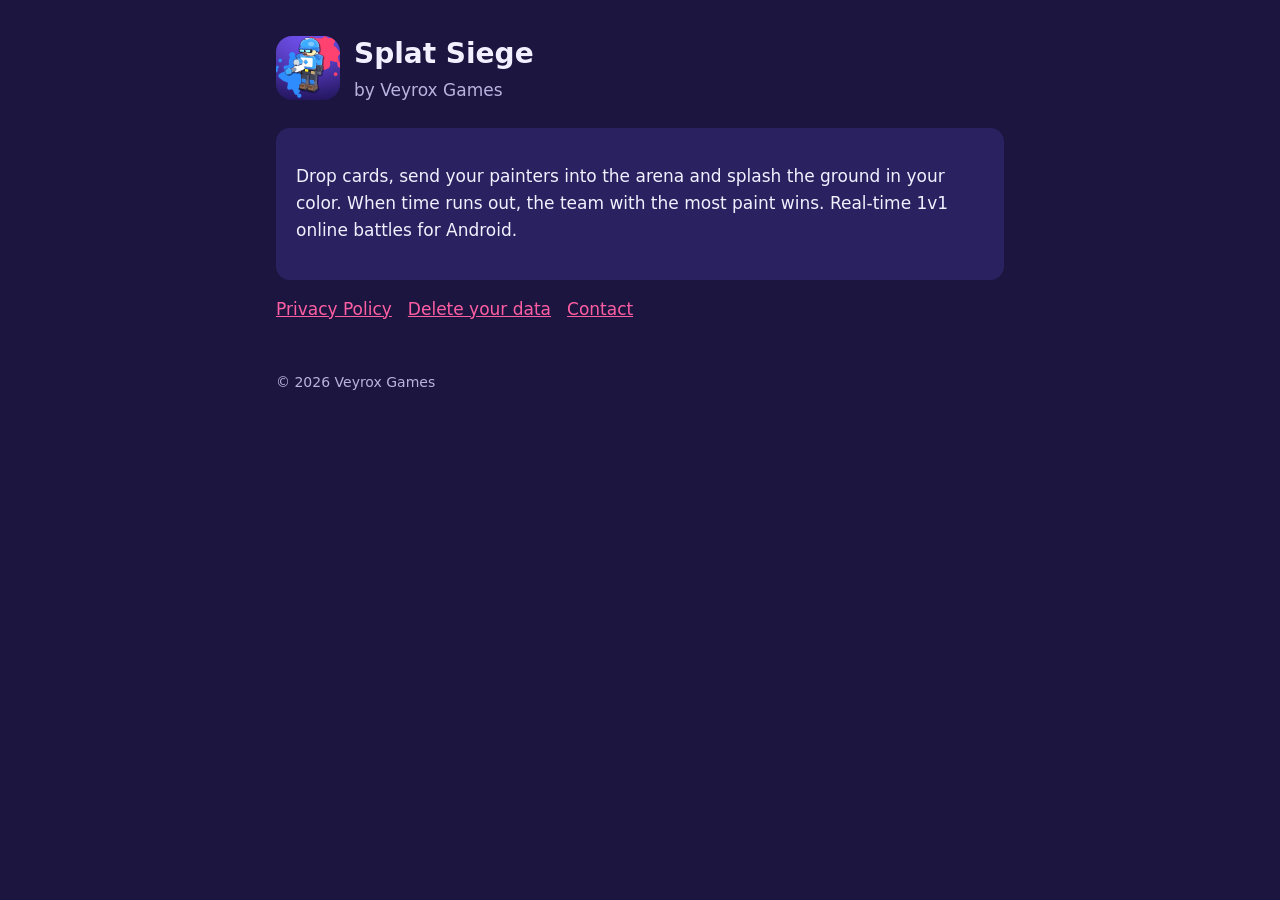
<file: index.html>
<!DOCTYPE html>
<html lang="en">
<head>
<meta charset="utf-8">
<meta name="viewport" content="width=device-width, initial-scale=1">
<title>Splat Siege</title>
<link rel="stylesheet" href="style.css">
</head>
<body>
<main>
<header>
  <img src="icon.png" alt="Splat Siege icon">
  <div><h1>Splat Siege</h1><p>by Veyrox Games</p></div>
</header>
<div class="card">
<p>Drop cards, send your painters into the arena and splash the ground in your color.
When time runs out, the team with the most paint wins. Real-time 1v1 online battles for Android.</p>
</div>
<nav><a href="privacy.html">Privacy Policy</a><a href="delete-account.html">Delete your data</a><a href="mailto:veyroxgame@gmail.com">Contact</a></nav>
<footer>© 2026 Veyrox Games</footer>
</main>
</body>
</html>
</file>
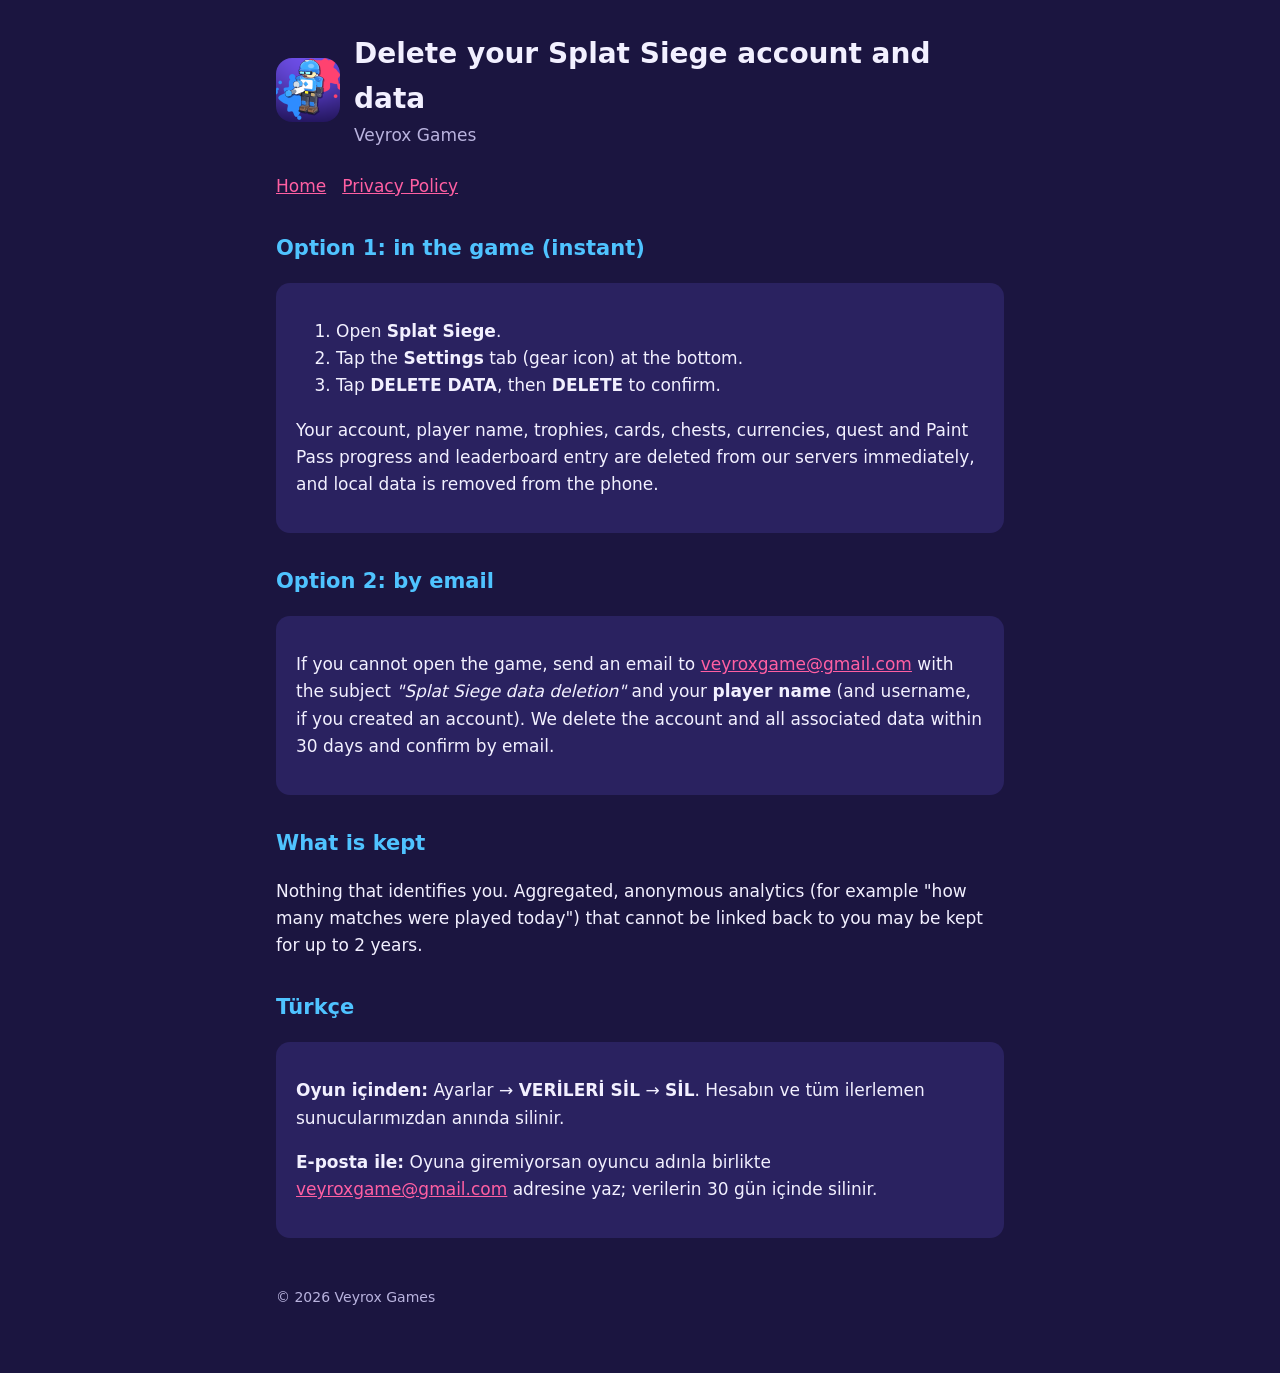
<file: delete-account.html>
<!DOCTYPE html>
<html lang="en">
<head>
<meta charset="utf-8">
<meta name="viewport" content="width=device-width, initial-scale=1">
<title>Delete Splat Siege Data</title>
<link rel="stylesheet" href="style.css">
</head>
<body>
<main>
<header>
  <img src="icon.png" alt="">
  <div><h1>Delete your Splat Siege account and data</h1><p>Veyrox Games</p></div>
</header>
<nav><a href="index.html">Home</a><a href="privacy.html">Privacy Policy</a></nav>

<h2>Option 1: in the game (instant)</h2>
<div class="card">
<ol>
  <li>Open <strong>Splat Siege</strong>.</li>
  <li>Tap the <strong>Settings</strong> tab (gear icon) at the bottom.</li>
  <li>Tap <strong>DELETE DATA</strong>, then <strong>DELETE</strong> to confirm.</li>
</ol>
<p>Your account, player name, trophies, cards, chests, currencies, quest and Paint Pass progress and leaderboard entry are deleted from our servers immediately, and local data is removed from the phone.</p>
</div>

<h2>Option 2: by email</h2>
<div class="card">
<p>If you cannot open the game, send an email to <a href="mailto:veyroxgame@gmail.com?subject=Splat%20Siege%20data%20deletion">veyroxgame@gmail.com</a>
with the subject <em>"Splat Siege data deletion"</em> and your <strong>player name</strong> (and username, if you created an account).
We delete the account and all associated data within 30 days and confirm by email.</p>
</div>

<h2>What is kept</h2>
<p>Nothing that identifies you. Aggregated, anonymous analytics (for example "how many matches were played today") that cannot be linked back to you may be kept for up to 2 years.</p>

<h2>Türkçe</h2>
<div class="card">
<p><strong>Oyun içinden:</strong> Ayarlar → <strong>VERİLERİ SİL</strong> → <strong>SİL</strong>. Hesabın ve tüm ilerlemen sunucularımızdan anında silinir.</p>
<p><strong>E-posta ile:</strong> Oyuna giremiyorsan oyuncu adınla birlikte <a href="mailto:veyroxgame@gmail.com?subject=Splat%20Siege%20veri%20silme">veyroxgame@gmail.com</a> adresine yaz; verilerin 30 gün içinde silinir.</p>
</div>

<footer>© 2026 Veyrox Games</footer>
</main>
</body>
</html>
</file>
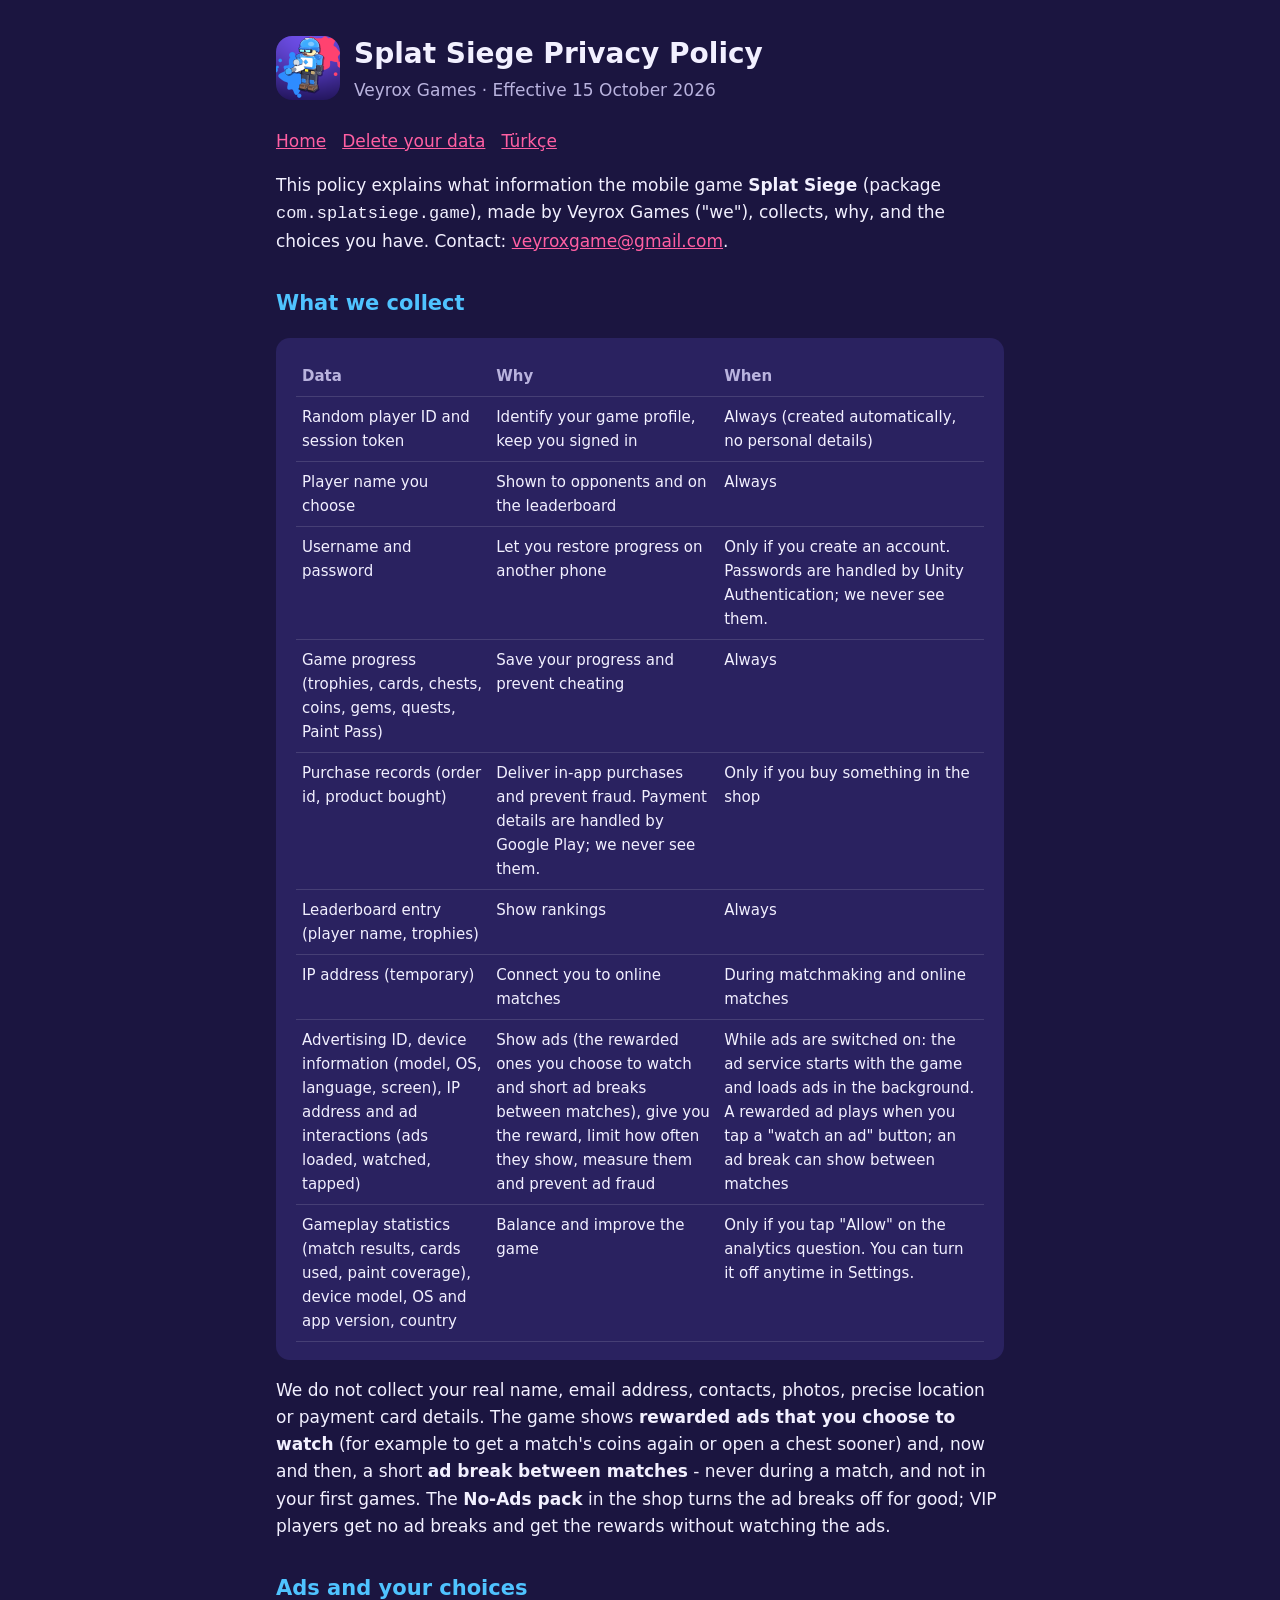
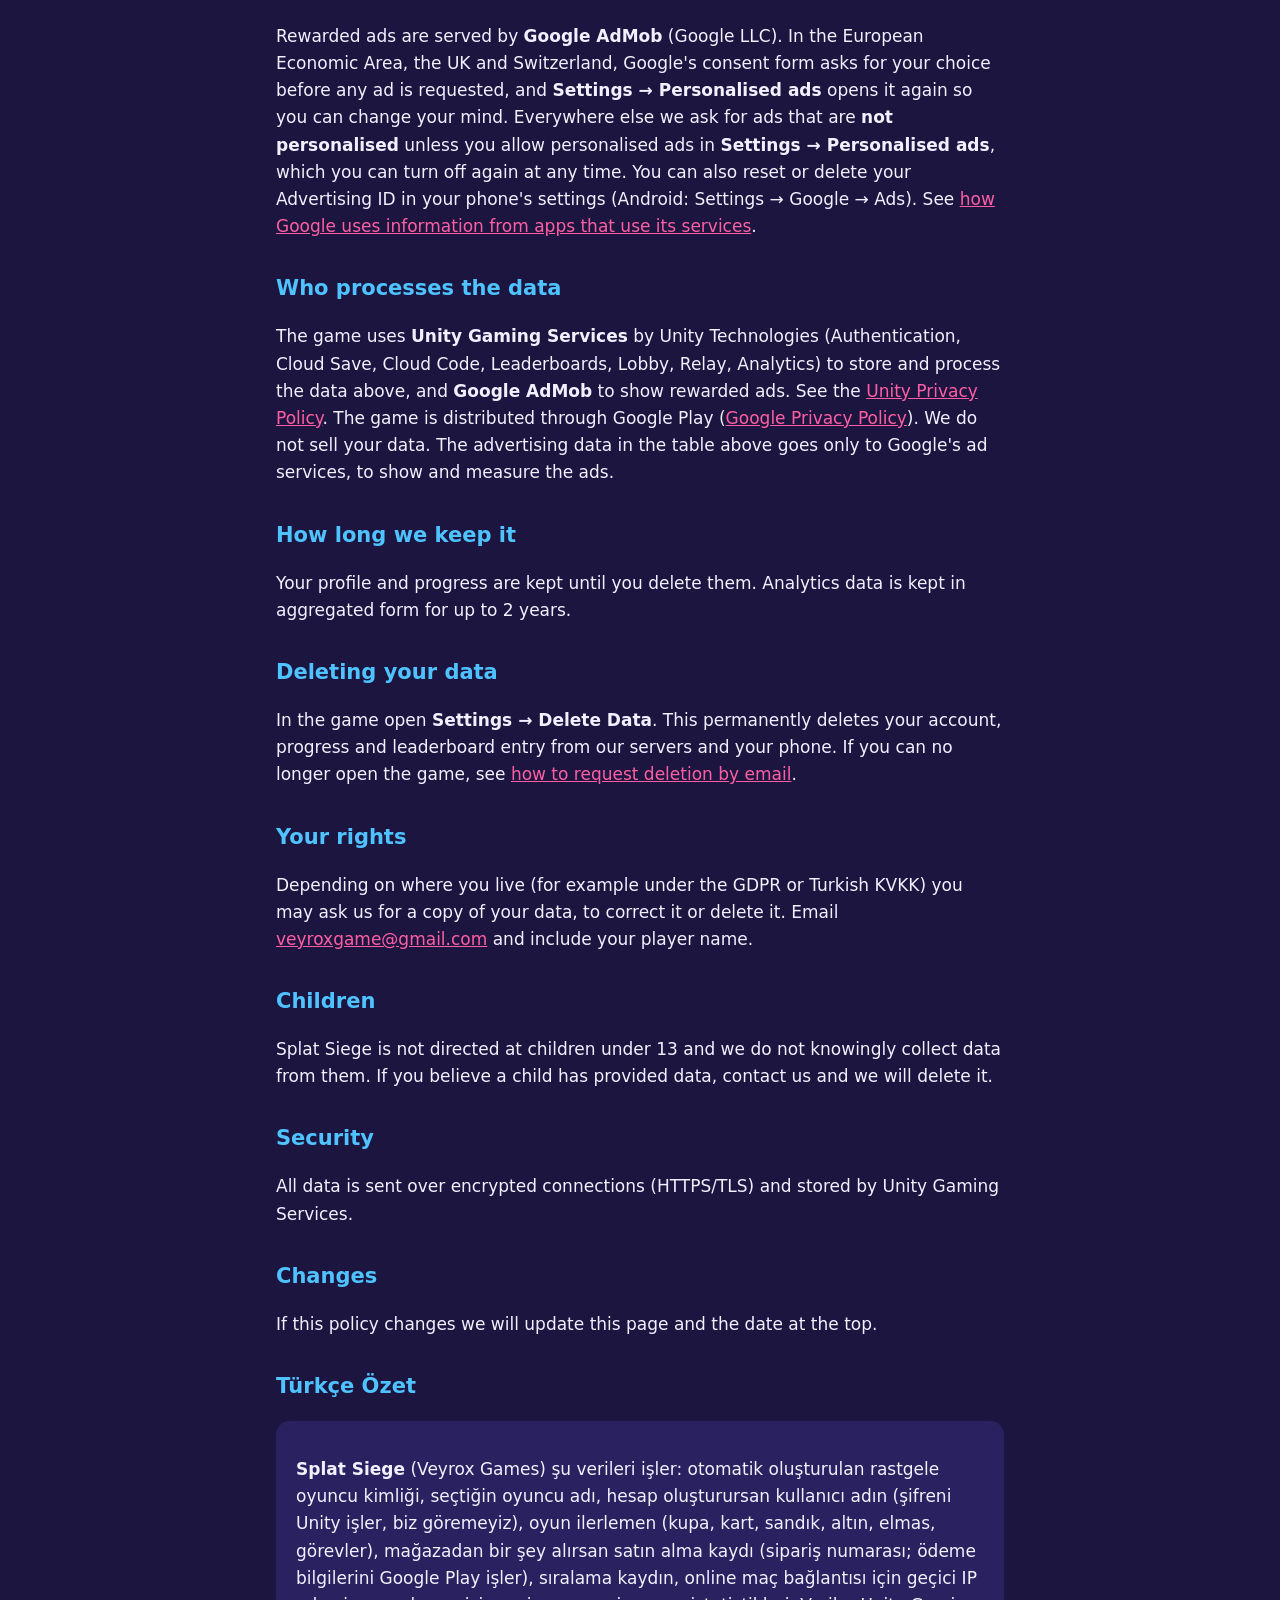
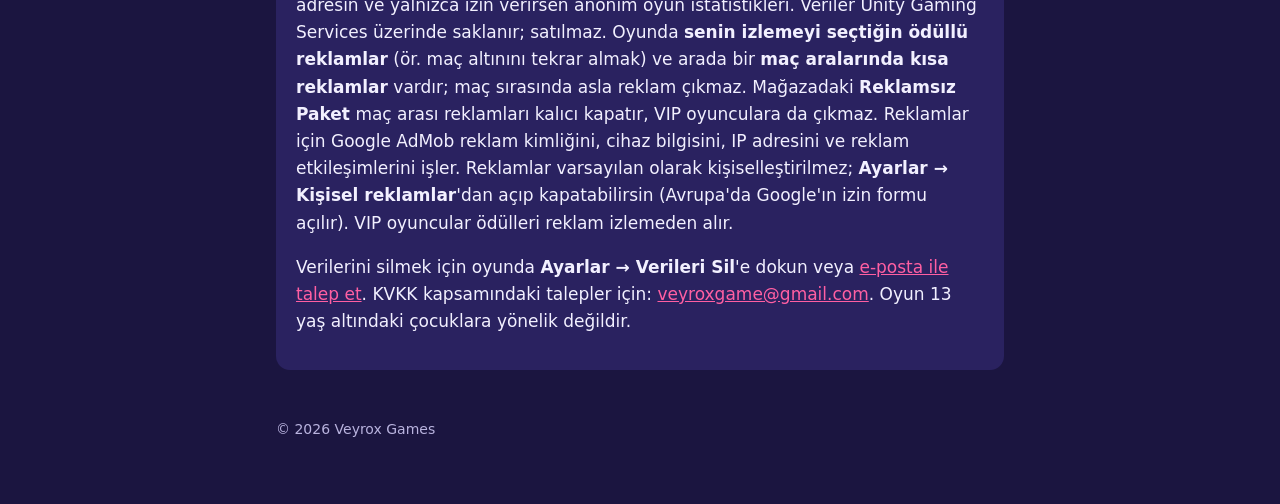
<file: privacy.html>
<!DOCTYPE html>
<html lang="en">
<head>
<meta charset="utf-8">
<meta name="viewport" content="width=device-width, initial-scale=1">
<title>Splat Siege Privacy Policy</title>
<link rel="stylesheet" href="style.css">
</head>
<body>
<main>
<header>
  <img src="icon.png" alt="">
  <div><h1>Splat Siege Privacy Policy</h1><p>Veyrox Games · Effective 15 October 2026</p></div>
</header>
<nav><a href="index.html">Home</a><a href="delete-account.html">Delete your data</a><a href="#tr">Türkçe</a></nav>

<p>This policy explains what information the mobile game <strong>Splat Siege</strong> (package <code>com.splatsiege.game</code>),
made by Veyrox Games ("we"), collects, why, and the choices you have. Contact: <a href="mailto:veyroxgame@gmail.com">veyroxgame@gmail.com</a>.</p>

<h2>What we collect</h2>
<div class="card">
<table>
<tr><th>Data</th><th>Why</th><th>When</th></tr>
<tr><td>Random player ID and session token</td><td>Identify your game profile, keep you signed in</td><td>Always (created automatically, no personal details)</td></tr>
<tr><td>Player name you choose</td><td>Shown to opponents and on the leaderboard</td><td>Always</td></tr>
<tr><td>Username and password</td><td>Let you restore progress on another phone</td><td>Only if you create an account. Passwords are handled by Unity Authentication; we never see them.</td></tr>
<tr><td>Game progress (trophies, cards, chests, coins, gems, quests, Paint Pass)</td><td>Save your progress and prevent cheating</td><td>Always</td></tr>
<tr><td>Purchase records (order id, product bought)</td><td>Deliver in-app purchases and prevent fraud. Payment details are handled by Google Play; we never see them.</td><td>Only if you buy something in the shop</td></tr>
<tr><td>Leaderboard entry (player name, trophies)</td><td>Show rankings</td><td>Always</td></tr>
<tr><td>IP address (temporary)</td><td>Connect you to online matches</td><td>During matchmaking and online matches</td></tr>
<tr><td>Advertising ID, device information (model, OS, language, screen), IP address and ad interactions (ads loaded, watched, tapped)</td><td>Show ads (the rewarded ones you choose to watch and short ad breaks between matches), give you the reward, limit how often they show, measure them and prevent ad fraud</td><td>While ads are switched on: the ad service starts with the game and loads ads in the background. A rewarded ad plays when you tap a "watch an ad" button; an ad break can show between matches</td></tr>
<tr><td>Gameplay statistics (match results, cards used, paint coverage), device model, OS and app version, country</td><td>Balance and improve the game</td><td>Only if you tap "Allow" on the analytics question. You can turn it off anytime in Settings.</td></tr>
</table>
</div>
<p>We do not collect your real name, email address, contacts, photos, precise location or payment card details. The game shows <strong>rewarded ads that you choose to watch</strong> (for example to get a match's coins again or open a chest sooner) and, now and then, a short <strong>ad break between matches</strong> - never during a match, and not in your first games.
The <strong>No-Ads pack</strong> in the shop turns the ad breaks off for good; VIP players get no ad breaks and get the rewards without watching the ads.</p>

<h2>Ads and your choices</h2>
<p>Rewarded ads are served by <strong>Google AdMob</strong> (Google LLC). In the European Economic Area, the UK and Switzerland, Google's consent form asks for your choice before any ad is requested, and <strong>Settings → Personalised ads</strong> opens it again so you can change your mind.
Everywhere else we ask for ads that are <strong>not personalised</strong> unless you allow personalised ads in <strong>Settings → Personalised ads</strong>, which you can turn off again at any time.
You can also reset or delete your Advertising ID in your phone's settings (Android: Settings → Google → Ads). See <a href="https://policies.google.com/technologies/partner-sites">how Google uses information from apps that use its services</a>.</p>

<h2>Who processes the data</h2>
<p>The game uses <strong>Unity Gaming Services</strong> by Unity Technologies (Authentication, Cloud Save, Cloud Code, Leaderboards, Lobby, Relay, Analytics) to store and process the data above, and <strong>Google AdMob</strong> to show rewarded ads.
See the <a href="https://unity.com/legal/privacy-policy">Unity Privacy Policy</a>. The game is distributed through Google Play (<a href="https://policies.google.com/privacy">Google Privacy Policy</a>).
We do not sell your data. The advertising data in the table above goes only to Google's ad services, to show and measure the ads.</p>

<h2>How long we keep it</h2>
<p>Your profile and progress are kept until you delete them. Analytics data is kept in aggregated form for up to 2 years.</p>

<h2>Deleting your data</h2>
<p>In the game open <strong>Settings → Delete Data</strong>. This permanently deletes your account, progress and leaderboard entry from our servers and your phone.
If you can no longer open the game, see <a href="delete-account.html">how to request deletion by email</a>.</p>

<h2>Your rights</h2>
<p>Depending on where you live (for example under the GDPR or Turkish KVKK) you may ask us for a copy of your data, to correct it or delete it.
Email <a href="mailto:veyroxgame@gmail.com">veyroxgame@gmail.com</a> and include your player name.</p>

<h2>Children</h2>
<p>Splat Siege is not directed at children under 13 and we do not knowingly collect data from them. If you believe a child has provided data, contact us and we will delete it.</p>

<h2>Security</h2>
<p>All data is sent over encrypted connections (HTTPS/TLS) and stored by Unity Gaming Services.</p>

<h2>Changes</h2>
<p>If this policy changes we will update this page and the date at the top.</p>

<h2 id="tr">Türkçe Özet</h2>
<div class="card">
<p><strong>Splat Siege</strong> (Veyrox Games) şu verileri işler: otomatik oluşturulan rastgele oyuncu kimliği, seçtiğin oyuncu adı, hesap oluşturursan kullanıcı adın (şifreni Unity işler, biz göremeyiz),
oyun ilerlemen (kupa, kart, sandık, altın, elmas, görevler), mağazadan bir şey alırsan satın alma kaydı (sipariş numarası; ödeme bilgilerini Google Play işler), sıralama kaydın, online maç bağlantısı için geçici IP adresin ve yalnızca izin verirsen anonim oyun istatistikleri.
Veriler Unity Gaming Services üzerinde saklanır; satılmaz.
Oyunda <strong>senin izlemeyi seçtiğin ödüllü reklamlar</strong> (ör. maç altınını tekrar almak) ve arada bir <strong>maç aralarında kısa reklamlar</strong> vardır; maç sırasında asla reklam çıkmaz. Mağazadaki <strong>Reklamsız Paket</strong> maç arası reklamları kalıcı kapatır, VIP oyunculara da çıkmaz. Reklamlar için Google AdMob reklam kimliğini, cihaz bilgisini, IP adresini ve reklam etkileşimlerini işler.
Reklamlar varsayılan olarak kişiselleştirilmez; <strong>Ayarlar → Kişisel reklamlar</strong>'dan açıp kapatabilirsin (Avrupa'da Google'ın izin formu açılır). VIP oyuncular ödülleri reklam izlemeden alır.</p>
<p>Verilerini silmek için oyunda <strong>Ayarlar → Verileri Sil</strong>'e dokun veya <a href="delete-account.html">e-posta ile talep et</a>.
KVKK kapsamındaki talepler için: <a href="mailto:veyroxgame@gmail.com">veyroxgame@gmail.com</a>. Oyun 13 yaş altındaki çocuklara yönelik değildir.</p>
</div>

<footer>© 2026 Veyrox Games</footer>
</main>
</body>
</html>
</file>
<file: style.css>
:root {
  --bg: #1b1540;
  --card: #2a2260;
  --text: #f2f0ff;
  --muted: #b9b3de;
  --accent: #ff5fa2;
  --accent2: #4fc3ff;
}
* { box-sizing: border-box; }
body {
  margin: 0;
  background: var(--bg);
  color: var(--text);
  font: 17px/1.6 system-ui, -apple-system, "Segoe UI", Roboto, sans-serif;
}
main { max-width: 760px; margin: 0 auto; padding: 32px 16px 64px; }
header { display: flex; align-items: center; gap: 14px; margin-bottom: 24px; }
header img { width: 64px; height: 64px; border-radius: 16px; }
header h1 { margin: 0; font-size: 28px; }
header p { margin: 0; color: var(--muted); }
h2 { margin-top: 32px; font-size: 21px; color: var(--accent2); }
a { color: var(--accent); }
.card { background: var(--card); border-radius: 14px; padding: 18px 20px; margin: 16px 0; }
table { width: 100%; border-collapse: collapse; font-size: 15px; }
th, td { text-align: left; padding: 8px 6px; border-bottom: 1px solid #ffffff22; vertical-align: top; }
th { color: var(--muted); font-weight: 600; }
.lang { float: right; font-size: 15px; }
footer { margin-top: 48px; color: var(--muted); font-size: 14px; }
nav a { margin-right: 16px; }
</file>
